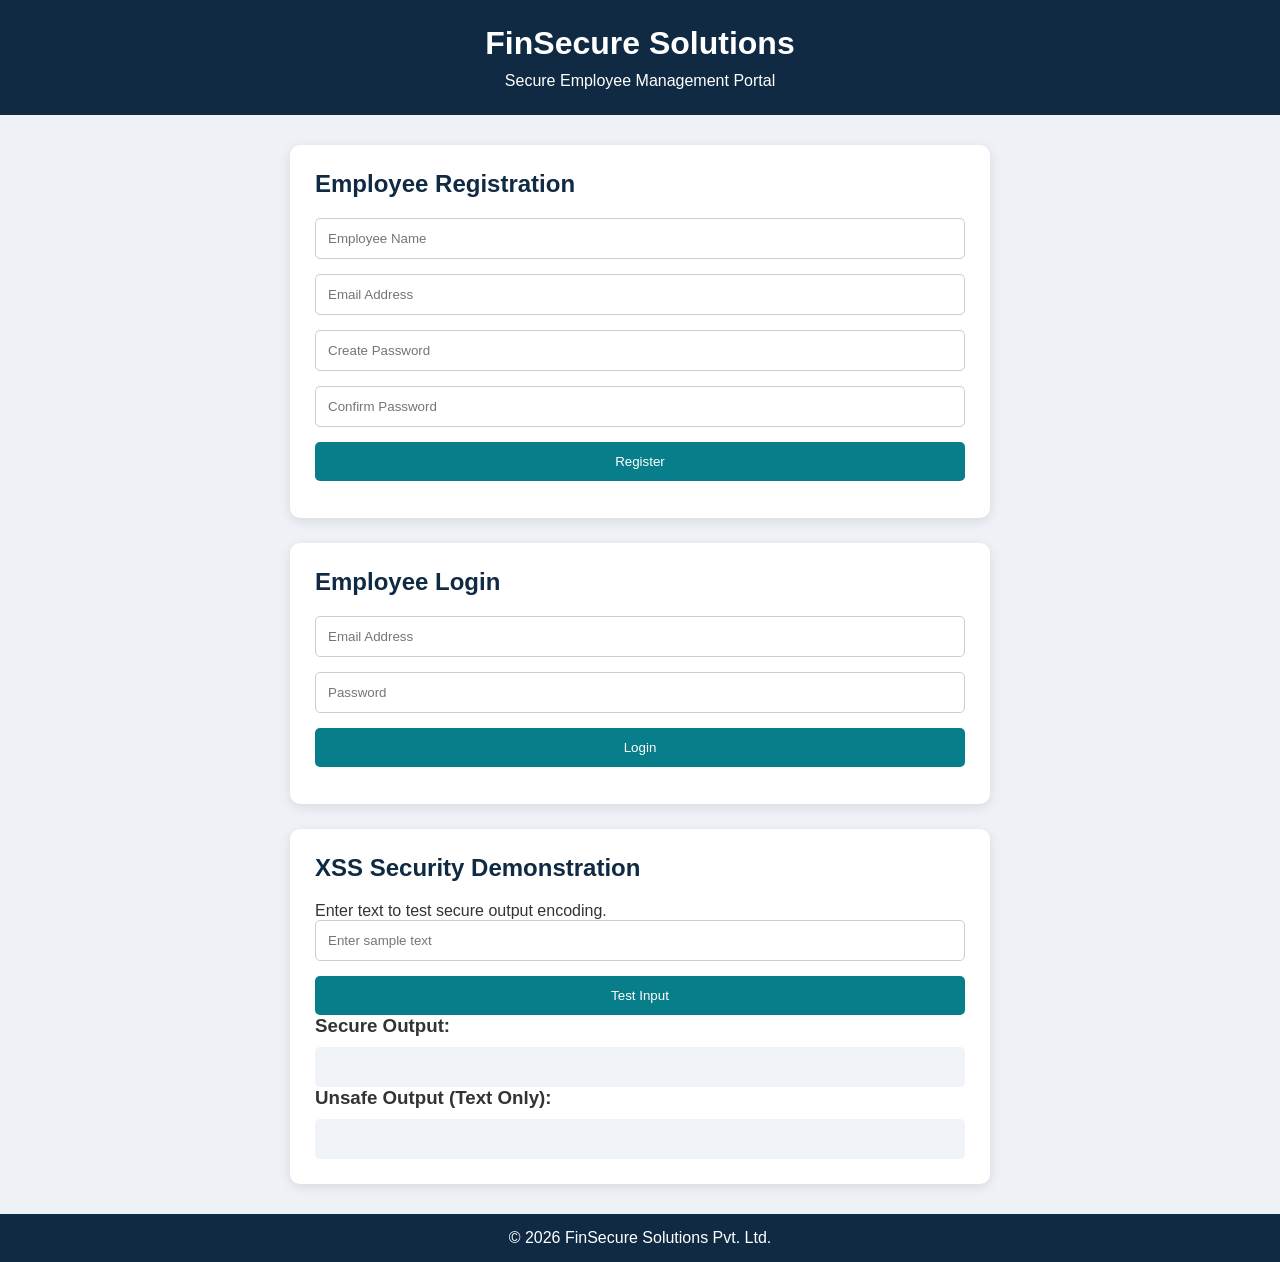
<file: P-10/index.html>
<!DOCTYPE html>
<html lang="en">
<head>
    <meta charset="UTF-8">
    <meta name="viewport" content="width=device-width, initial-scale=1.0">
    <title>FinSecure Employee Portal</title>
    <link rel="stylesheet" href="style.css">
</head>
<body>

<header>
    <h1>FinSecure Solutions</h1>
    <p>Secure Employee Management Portal</p>
</header>

<div class="container">

    <section class="card">
        <h2>Employee Registration</h2>

        <form id="registerForm">
            <input type="text" id="name"
                   placeholder="Employee Name" required>

            <input type="email" id="email"
                   placeholder="Email Address" required>

            <input type="password" id="password"
                   placeholder="Create Password" required>

            <input type="password" id="confirmPassword"
                   placeholder="Confirm Password" required>

            <button type="submit">Register</button>
        </form>

        <p id="registerMessage"></p>
    </section>

    <section class="card">
        <h2>Employee Login</h2>

        <form id="loginForm">
            <input type="email" id="loginEmail"
                   placeholder="Email Address" required>

            <input type="password" id="loginPassword"
                   placeholder="Password" required>

            <button type="submit">Login</button>
        </form>

        <p id="loginMessage"></p>
    </section>

    <section class="card">
        <h2>XSS Security Demonstration</h2>

        <p>Enter text to test secure output encoding.</p>

        <input type="text" id="userInput"
               placeholder="Enter sample text">

        <button id="testButton">Test Input</button>

        <h3>Secure Output:</h3>
        <div id="output"></div>

        <h3>Unsafe Output (Text Only):</h3>
        <div id="unsafeOutput"></div>
    </section>

</div>

<footer>
    <p>© 2026 FinSecure Solutions Pvt. Ltd.</p>
</footer>

<script src="script.js"></script>
</body>
</html>
</file>
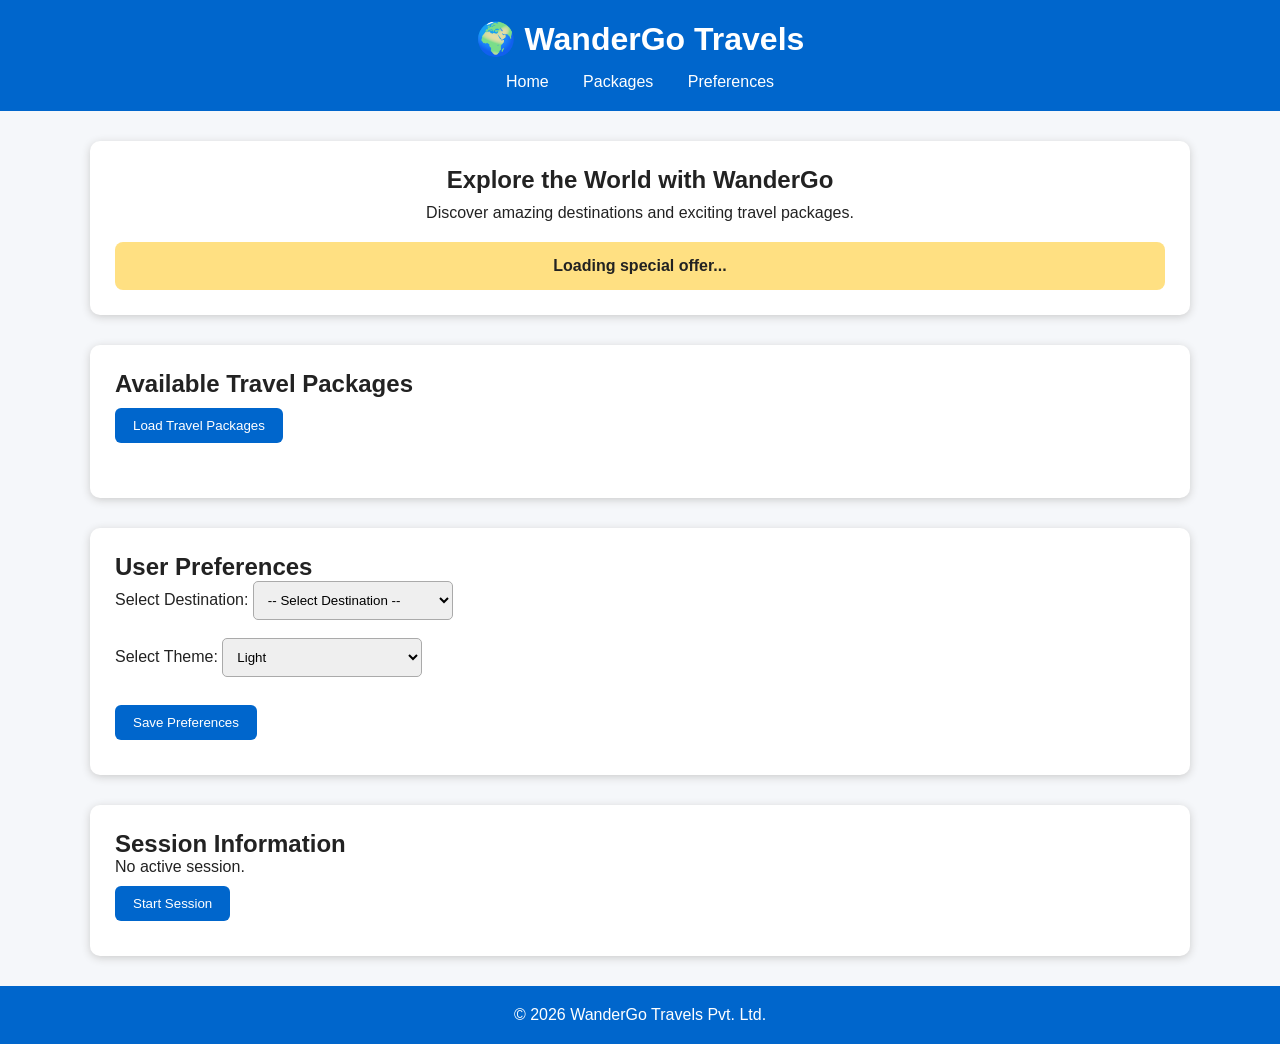
<file: P-6/index.html>
<!DOCTYPE html>
<html lang="en">

<head>
    <meta charset="UTF-8">
    <meta name="viewport" content="width=device-width, initial-scale=1.0">

    <title>WanderGo Travels</title>

    <link rel="stylesheet" href="style.css">
</head>

<body>

    <!-- Header -->
    <header>
        <h1>🌍 WanderGo Travels</h1>

        <nav>
            <a href="#home">Home</a>
            <a href="#packages">Packages</a>
            <a href="#preferences">Preferences</a>
        </nav>
    </header>


    <!-- Main Section -->
    <main>

        <!-- Home -->
        <section id="home" class="hero">

            <h2>Explore the World with WanderGo</h2>

            <p>
                Discover amazing destinations and exciting travel packages.
            </p>

            <div id="offer">
                Loading special offer...
            </div>

        </section>


        <!-- Packages -->
        <section id="packages">

            <h2>Available Travel Packages</h2>

            <button onclick="loadPackages()">
                Load Travel Packages
            </button>

            <p id="loading"></p>

            <div id="packageContainer"></div>

        </section>


        <!-- Preferences -->
        <section id="preferences">

            <h2>User Preferences</h2>

            <label>Select Destination:</label>

            <select id="destination">
                <option value="">-- Select Destination --</option>
                <option value="Goa">Goa</option>
                <option value="Manali">Manali</option>
                <option value="Jaipur">Jaipur</option>
                <option value="Kerala">Kerala</option>
            </select>

            <br><br>

            <label>Select Theme:</label>

            <select id="theme">
                <option value="light">Light</option>
                <option value="dark">Dark</option>
            </select>

            <br><br>

            <button onclick="savePreferences()">
                Save Preferences
            </button>

            <p id="preferenceMessage"></p>

        </section>


        <!-- Session Information -->
        <section>

            <h2>Session Information</h2>

            <p id="sessionInfo"></p>

            <button onclick="startSession()">
                Start Session
            </button>

        </section>

    </main>


    <!-- Footer -->
    <footer>

        <p>
            © 2026 WanderGo Travels Pvt. Ltd.
        </p>

    </footer>


    <script src="script.js"></script>

</body>

</html>
</file>
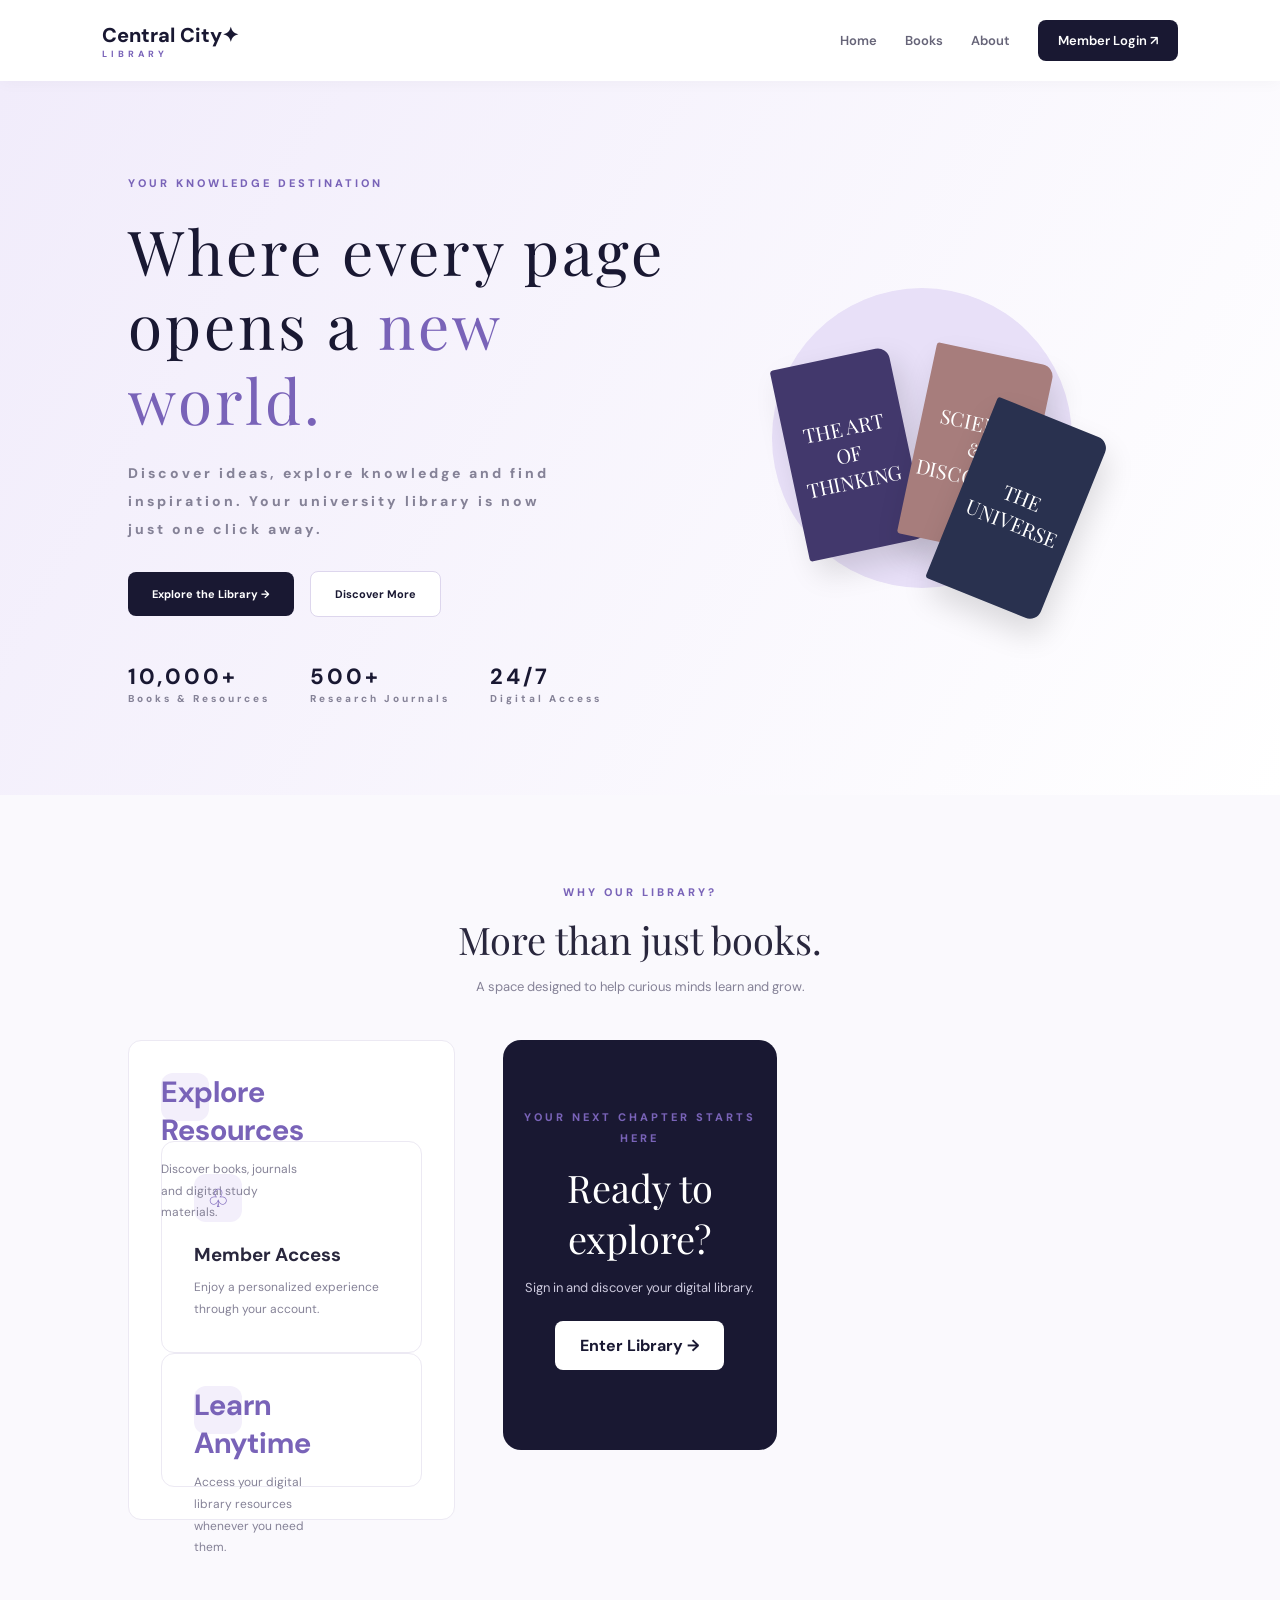
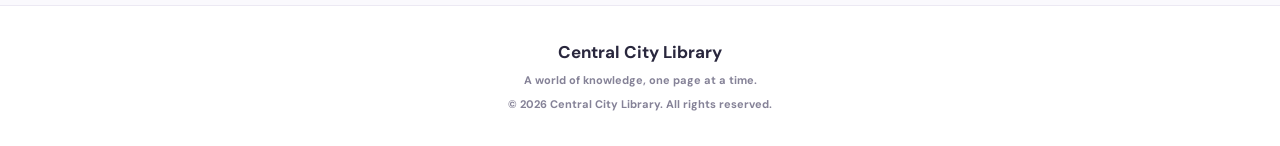
<file: P-7/index.html>
<!DOCTYPE html>
<html lang="en">
<head>
<meta charset="UTF-8">
<meta name="viewport" content="width=device-width, initial-scale=1.0">
<title>Central City Library</title>
<link rel="stylesheet" href="style.css">
</head>
<body>
<nav class="navbar">
<div class="logo">
<span> </span> Central City✦
<small>LIBRARY</small>
</div>
<div class="nav-links">

<button onclick="showPage('home')">Home</button>
<button onclick="showPage('resources')">Books</button>
<button onclick="showPage('about')">About</button>
<button class="login-btn" id="navLogin" onclick="showPage('login')">Member
Login ↗</button>
<button id="navLogout" onclick="logout()" style="display:none">Logout
↗</button>
</div>
</nav>
<!-- HOME PAGE -->
<section id="home" class="page active">
<div class="hero">
<div>
<span class="tag"> YOUR KNOWLEDGE DESTINATION</span✦ >
<h1>Where every page<br>opens a <span>new world.</span></h1> <p>
Discover ideas, explore knowledge and find inspiration.
Your university library is now just one click away.
</p>
<button class="primary" onclick="openLibrary()">Explore the
Library →</button>
<button class="secondary" onclick="showPage('about')">Discover
More</button>
<div class="stats">
<div><strong>10,000+</strong><small>Books &
Resources</small></div>
<div><strong>500+</strong><small>Research
Journals</small></div>
<div><strong>24/7</strong><small>Digital
Access</small></div>
</div>
</div>
<div class="hero-art">
<div class="circle"></div>
<div class="hero-book book-a">THE ART<br>OF<br>THINKING</div>
<div class="hero-book book-b">SCIENCE<br>& DISCOVERY</div>
<div class="hero-book book-c">THE<br>UNIVERSE</div>

</div>
</div>
<div class="section" id="about">
<div class="section-title">
<span class="tag">WHY OUR LIBRARY?</span>
<h2>More than just books.</h2>
<p>A space designed to help curious minds learn and grow.</p>
</div>
<div class="features">
<div class="feature">
<div class="feature-icon"> </div⌕ >
<h3>Explore Resources</h3>
<p>Discover books, journals and digital study materials.</p>
</div>
<div class="feature">
<div class="feature-icon">♧</div>
<h3>Member Access</h3>
<p>Enjoy a personalized experience through your account.</p>
</div>
<div class="feature">
<div class="feature-icon"> </div✧ >
<h3>Learn Anytime</h3>
<p>Access your digital library resources whenever you need
them.</p> </div>
</div>
</div>
<div class="cta">
<span class="tag">YOUR NEXT CHAPTER STARTS HERE</span>
<h2>Ready to explore?</h2>
<p>Sign in and discover your digital library.</p>
<button onclick="showPage('login')">Enter Library →</button>
</div>
</section>
<!-- LOGIN PAGE -->
<section id="login" class="page">
<div class="login-area">
<div class="login-info">

<span class="tag"> WELCOME BACK</span✦ > <h1>Your
journey<br>to knowledge<br><span>continues
here.</span></h1>
<p>
Sign in to discover a world of books, research and
endless possibilities.
</p>
</div>
<div class="login-card">
<h2>Member Login</h2>
<p>Welcome to your library portal.</p> <div
class="error" id="error">
Invalid username or password!
</div>
<form onsubmit="login(event)">
<label>Username</label>
<input type="text" id="username" placeholder="Enter your
username" required> <label>Password</label>
<input type="password" id="password" placeholder="Enter your
password" required>
<button class="primary" type="submit">Sign In →</button>
</form>
<div class="demo">
<b>DEMO ACCOUNT</b>
<p>Username: <strong>student</strong></p>
<p>Password: <strong>library123</strong></p>
</div>
</div>
</div>
</section>
<!-- DASHBOARD -->
<section id="dashboard" class="page">
<div class="dashboard">
<div class="welcome">
<span class="tag">YOUR PERSONAL LIBRARY</span>
<h1 id="welcomeName">Welcome back!</h1>
<p>Your next great discovery is waiting for you.</p>
</div>

<div class="dashboard-heading">
<span class="tag">OVERVIEW</span>
<h2>Your Library Space</h2>
</div>
<div class="dashboard-grid">
<div class="stat-card">
<span>▤</span>
<h3>10,000+</h3>
<p>Available Books</p>
</div>
<div class="stat-card">
<span>▧</span>
<h3>500+</h3>
<p>Research Journals</p>
</div>
<div class="stat-card">
<span> </span✧ >
<h3>24/7</h3>
<p>Digital Resources</p>
</div>
</div>
<div class="quick">
<h3>Quick Access</h3>
<button onclick="showPage('resources')">📚&nbsp; Browse Books
→</button>
<button onclick="showPage('resources')">📖&nbsp; Study
Materials →</button>
<button onclick="showPage('resources')">🔬&nbsp; Research
Journals →</button>
</div>
</div>
</section>
<!-- BOOK RESOURCES -->
<section id="resources" class="page">
<div class="resources">
<div class="resources-title">
<span class="tag">THE DIGITAL COLLECTION</span>
<h1>Explore the <span

style="color:#7963b8">collection.</span></h1>
<p>Find knowledge, inspiration and your next great read.</p>
</div>
<input type="search"
class="search"
id="search"
placeholder=" Search books or categories..."⌕ oninput="searchBooks()"
>
<div class="book-grid" id="bookGrid">
<div class="book-card" data-search="the art of thinking
philosophy">
<div class="cover cover1">THE ART<br>OF THINKING</div>
<div class="book-details">
<span class="category">Philosophy</span>
<h3>The Art of Thinking</h3>
<p>Explore ideas, logic and critical thinking.</p>
<span class="available">● Digital resource</span>
</div>
</div>
<div class="book-card" data-search="introduction to algorithms technology">
<div class="cover cover2">INTRODUCTION<br>TO
ALGORITHMS</div>
<div class="book-details">
<span class="category">Technology</span>
<h3>Introduction to Algorithms</h3>
<p>Discover computer science and algorithms.</p>
<span class="available">● Digital resource</span>
</div>
</div>
<div class="book-card" data-search="universe science">
<div class="cover cover3">THE<br>UNIVERSE</div>
<div class="book-details">
<span class="category">Science</span>
<h3>The Universe Around Us</h3>
<p>Discover the wonders of the universe.</p>
<span class="available">● Digital resource</span>
</div>

</div>
<div class="book-card" data-search="brief history time
physics">
<div class="cover cover4">A BRIEF<br>HISTORY<br>OF
TIME</div>
<div class="book-details">
<span class="category">Physics</span>
<h3>A Brief History of Time</h3>
<p>Explore space, time and cosmology.</p>
<span class="available">● Digital resource</span>
</div>
</div>
<div class="book-card" data-search="atomic habits personal growth">
<div class="cover cover5">ATOMIC<br>HABITS</div>
<div class="book-details">
<span class="category">Personal Growth</span>
<h3>Atomic Habits</h3>
<p>Learn about building positive habits.</p>
<span class="available">● Digital resource</span>
</div>
</div>
<div class="book-card" data-search="clean code programming">
<div class="cover cover6">CLEAN<br>CODE</div>
<div class="book-details">
<span class="category">Programming</span>
<h3>Clean Code</h3>
<p>Explore readable and maintainable software.</p>
<span class="available">● Digital resource</span>
</div>
</div>
</div>
<p id="noResults"
style="display:none;text-align:center;margin:30px;color:#858297"> No
matching books found.
</p>
</div>
</section>
<footer>

<h3> Central City Library</h✦ 3>
<p>A world of knowledge, one page at a time.</p>
<p>© 2026 Central City Library. All rights reserved.</p>
</footer>
<script src="server.js" defer></script>
</body>
</html>
</file>
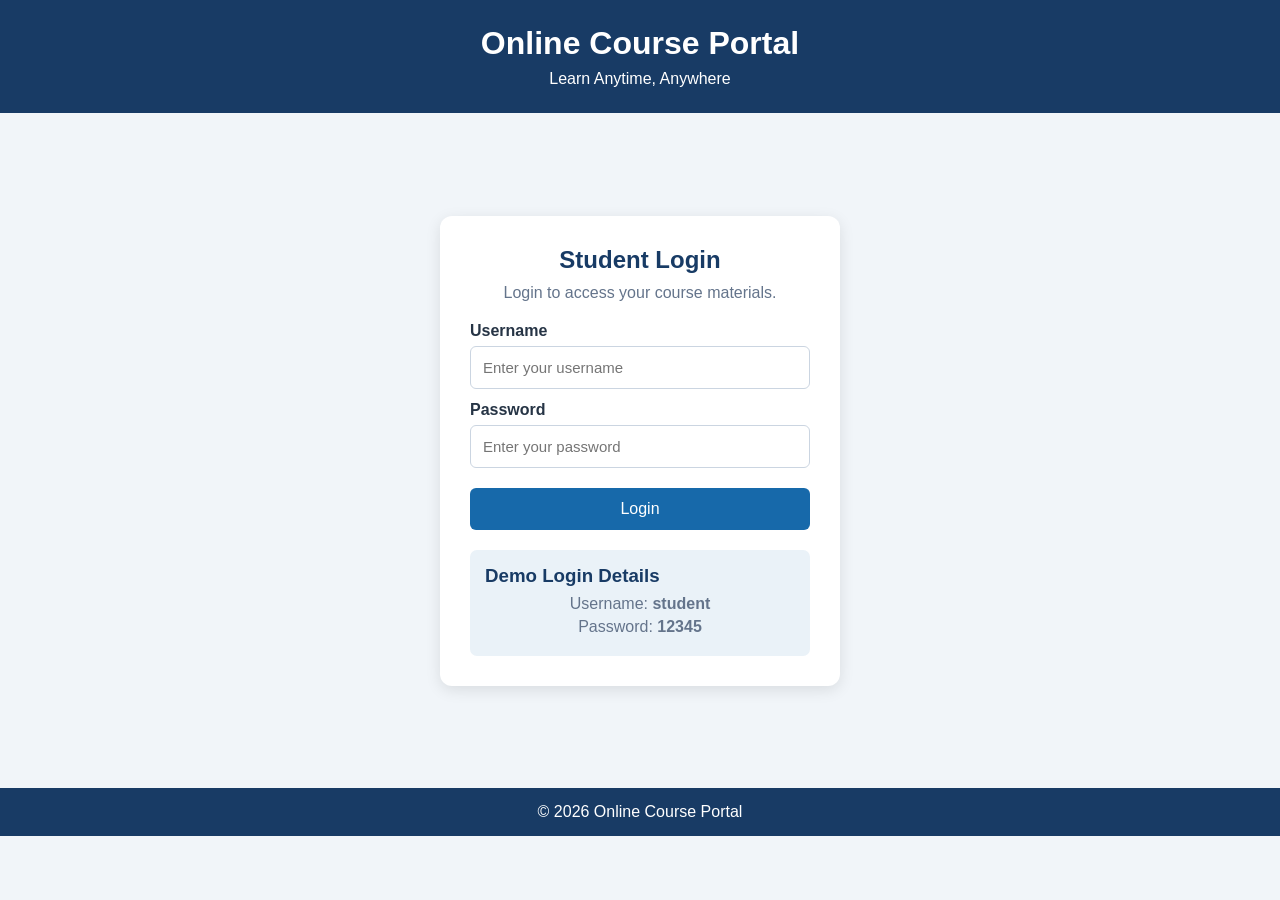
<file: P-7/S-1/index.html>
<!DOCTYPE html>
<html lang="en">
<head>
    <meta charset="UTF-8">
    <meta name="viewport" content="width=device-width, initial-scale=1.0">
    <title>Online Course Portal - Login</title>
    <link rel="stylesheet" href="style.css">
</head>
<body>

    <header>
        <h1>Online Course Portal</h1>
        <p>Learn Anytime, Anywhere</p>
    </header>

    <main class="login-container">
        <div class="login-card">
            <h2>Student Login</h2>
            <p>Login to access your course materials.</p>

            <div id="errorMessage" class="error-message" aria-live="polite"></div>

            <form action="/login" method="POST" id="loginForm">

                <label for="username">Username</label>
                <input
                    type="text"
                    id="username"
                    name="username"
                    placeholder="Enter your username"
                    required
                >

                <label for="password">Password</label>
                <input
                    type="password"
                    id="password"
                    name="password"
                    placeholder="Enter your password"
                    required
                >

                <button type="submit">Login</button>
            </form>

            <div class="demo">
                <h3>Demo Login Details</h3>
                <p>Username: <strong>student</strong></p>
                <p>Password: <strong>12345</strong></p>
            </div>
        </div>
    </main>

    <footer>
        <p>&copy; 2026 Online Course Portal</p>
    </footer>

    <script src="script.js"></script>
</body>
</html>
</file>
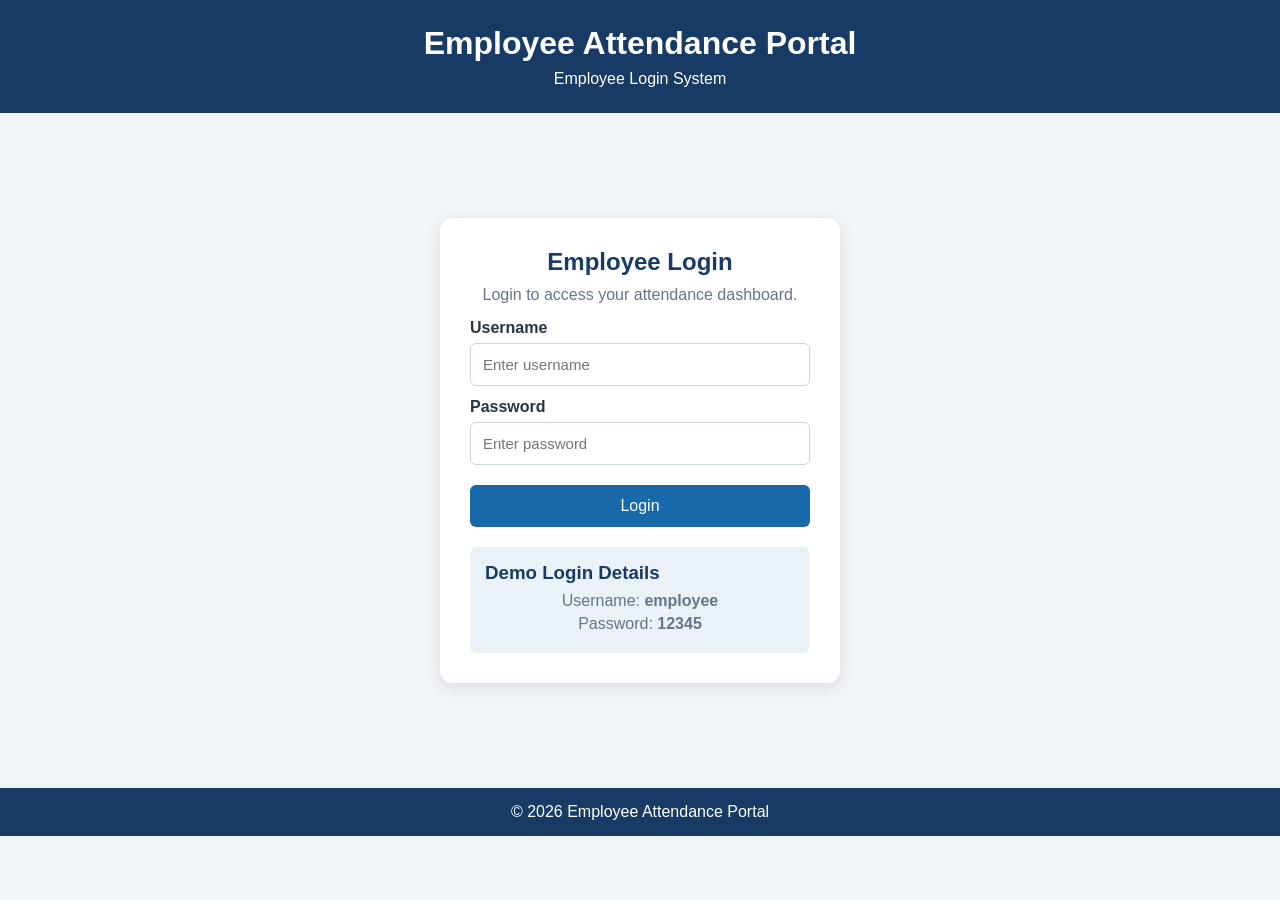
<file: P-7/S-2/index.html>
<!DOCTYPE html>
<html lang="en">
<head>
    <meta charset="UTF-8">
    <meta name="viewport" content="width=device-width, initial-scale=1.0">
    <title>Employee Attendance Portal</title>
    <link rel="stylesheet" href="style.css">
</head>
<body>

    <header>
        <h1>Employee Attendance Portal</h1>
        <p>Employee Login System</p>
    </header>

    <main class="login-container">

        <div class="login-card">
            <h2>Employee Login</h2>
            <p>Login to access your attendance dashboard.</p>

            <div id="errorMessage" class="error-message"
                 aria-live="polite"></div>

            <form action="/login" method="POST" id="loginForm">

                <label for="username">Username</label>
                <input
                    type="text"
                    id="username"
                    name="username"
                    placeholder="Enter username"
                    required
                >

                <label for="password">Password</label>
                <input
                    type="password"
                    id="password"
                    name="password"
                    placeholder="Enter password"
                    required
                >

                <button type="submit">Login</button>

            </form>

            <div class="demo">
                <h3>Demo Login Details</h3>
                <p>Username: <strong>employee</strong></p>
                <p>Password: <strong>12345</strong></p>
            </div>

        </div>

    </main>

    <footer>
        <p>&copy; 2026 Employee Attendance Portal</p>
    </footer>

    <script src="script.js"></script>
</body>
</html>
</file>
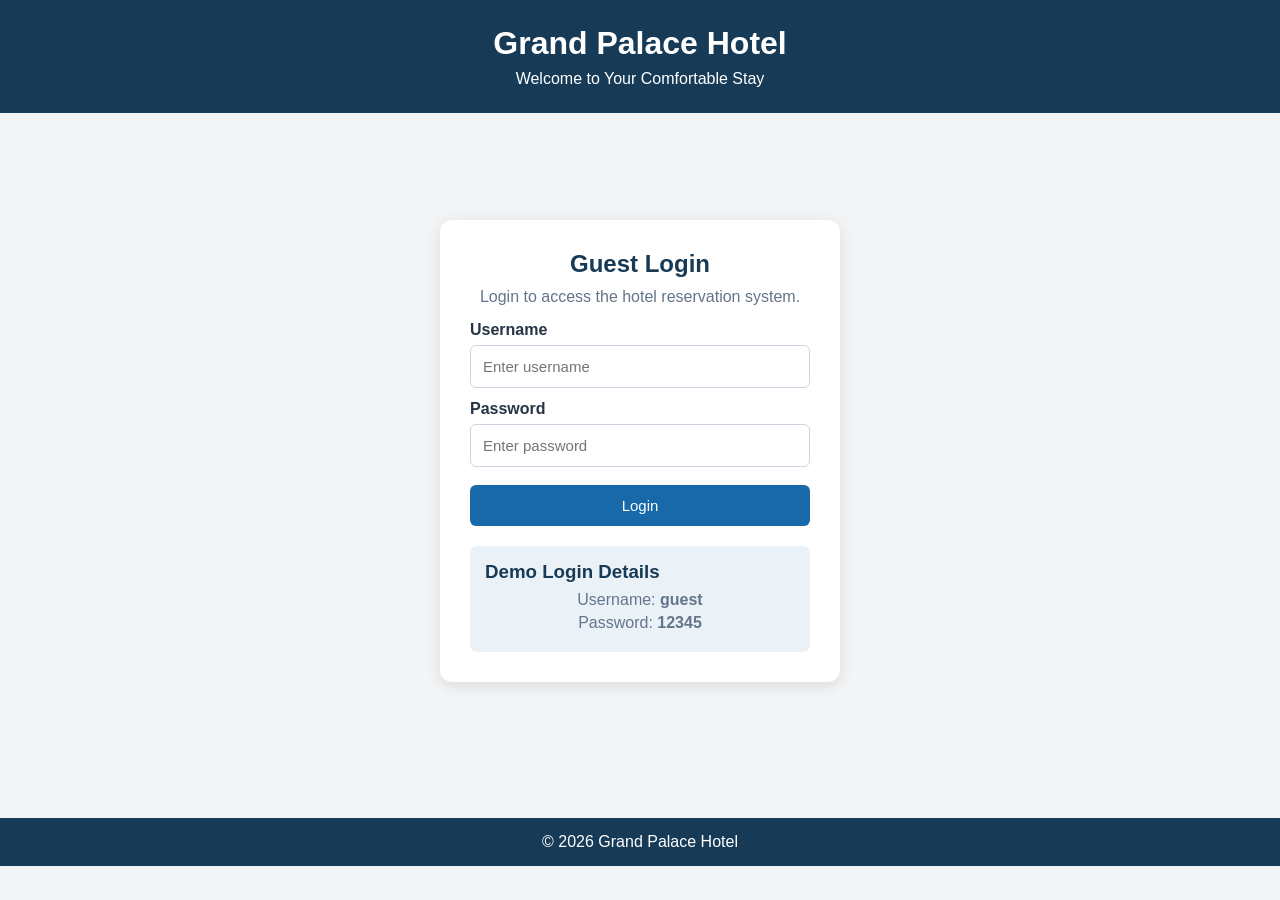
<file: P-7/S-3/index.html>
<!DOCTYPE html>
<html lang="en">
<head>
    <meta charset="UTF-8">
    <meta name="viewport" content="width=device-width, initial-scale=1.0">
    <title>Grand Palace Hotel - Login</title>
    <link rel="stylesheet" href="style.css">
</head>
<body>

    <header>
        <h1>Grand Palace Hotel</h1>
        <p>Welcome to Your Comfortable Stay</p>
    </header>

    <main class="login-container">

        <section class="login-card">
            <h2>Guest Login</h2>
            <p>Login to access the hotel reservation system.</p>

            <div id="errorMessage" class="error-message"
                 aria-live="polite"></div>

            <form action="/login" method="POST" id="loginForm">

                <label for="username">Username</label>
                <input
                    type="text"
                    id="username"
                    name="username"
                    placeholder="Enter username"
                    required
                >

                <label for="password">Password</label>
                <input
                    type="password"
                    id="password"
                    name="password"
                    placeholder="Enter password"
                    required
                >

                <button type="submit">Login</button>

            </form>

            <div class="demo">
                <h3>Demo Login Details</h3>
                <p>Username: <strong>guest</strong></p>
                <p>Password: <strong>12345</strong></p>
            </div>
        </section>

    </main>

    <footer>
        <p>&copy; 2026 Grand Palace Hotel</p>
    </footer>

    <script src="script.js"></script>
</body>
</html>
</file>
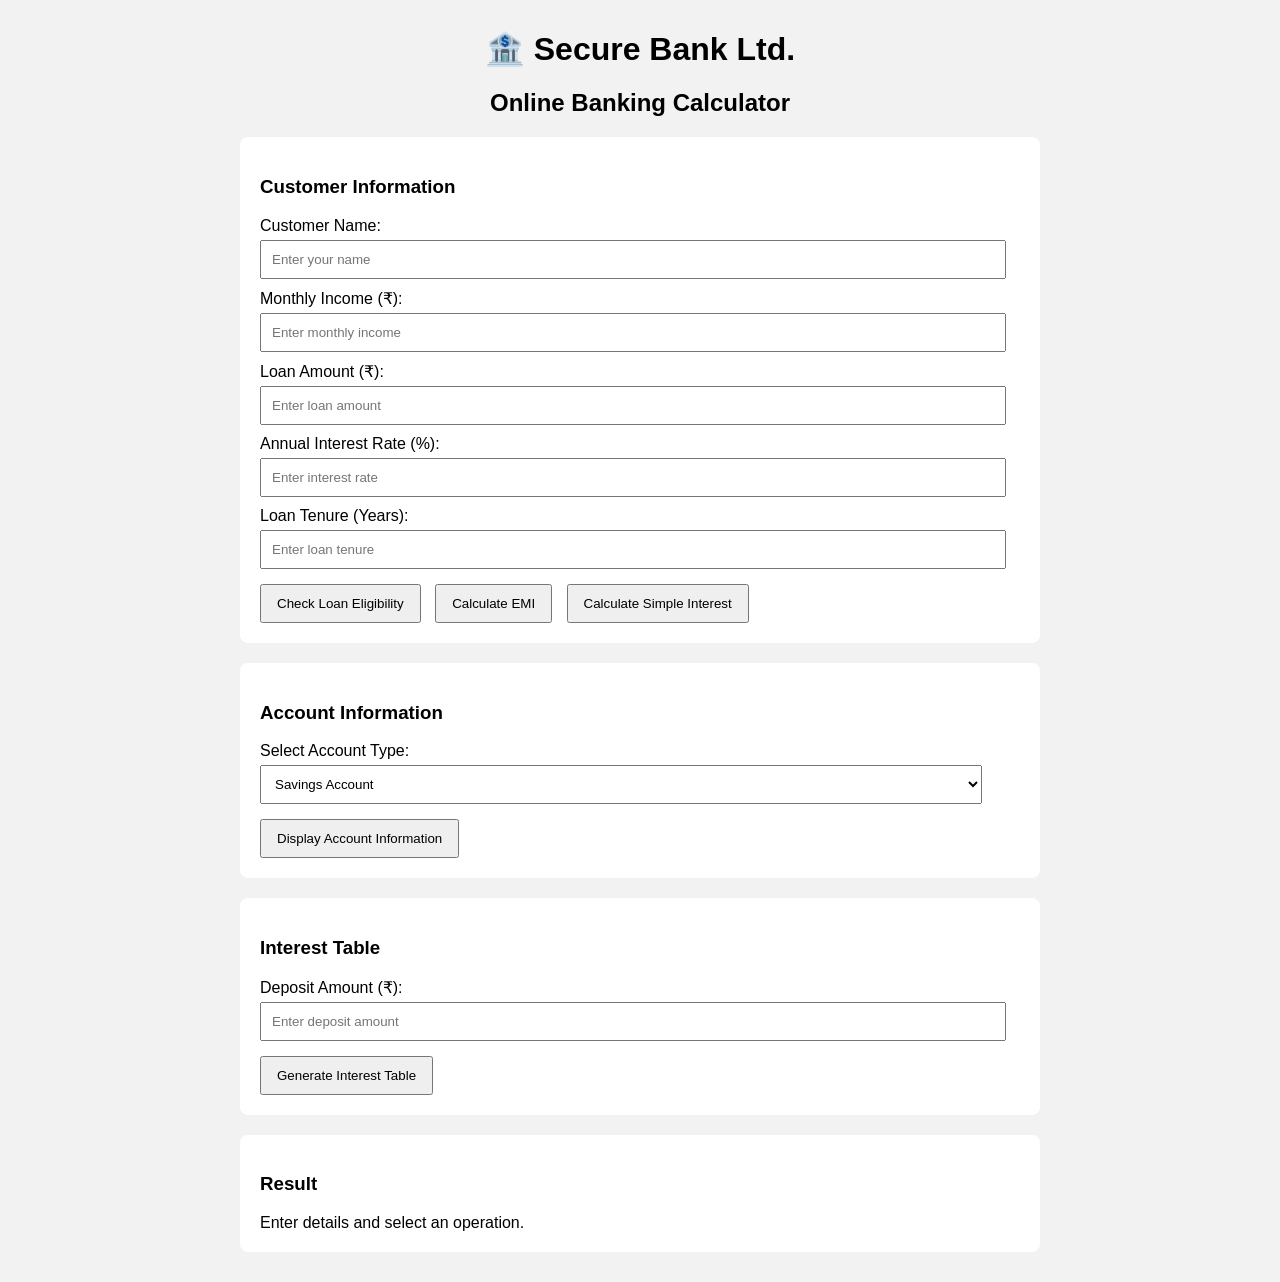
<file: P-3/practical-3.html>
<!DOCTYPE html>
<html lang="en">
<head>
    <meta charset="UTF-8">
    <meta name="viewport" content="width=device-width, initial-scale=1.0">
    <title>Secure Bank Ltd. - Banking Utilities</title>

    <!-- External CSS -->
    <link rel="stylesheet" href="practical-3.css">
</head>

<body>

    <div class="container">
        <h1>🏦 Secure Bank Ltd.</h1>
        <h2>Online Banking Calculator</h2>

        <!-- Customer Information -->
        <div class="card">
            <h3>Customer Information</h3>

            <label>Customer Name:</label>
            <input type="text" id="customerName"
                   placeholder="Enter your name">

            <label>Monthly Income (₹):</label>
            <input type="number" id="income"
                   placeholder="Enter monthly income">

            <label>Loan Amount (₹):</label>
            <input type="number" id="loanAmount"
                   placeholder="Enter loan amount">

            <label>Annual Interest Rate (%):</label>
            <input type="number" id="interestRate"
                   placeholder="Enter interest rate">

            <label>Loan Tenure (Years):</label>
            <input type="number" id="loanYears"
                   placeholder="Enter loan tenure">

            <button onclick="checkLoanEligibility()">
                Check Loan Eligibility
            </button>

            <button onclick="calculateEMI()">
                Calculate EMI
            </button>

            <button onclick="calculateSimpleInterest()">
                Calculate Simple Interest
            </button>

        </div>


        <!-- Account Type -->
        <div class="card">
            <h3>Account Information</h3>

            <label>Select Account Type:</label>

            <select id="accountType">
                <option value="savings">Savings Account</option>
                <option value="current">Current Account</option>
                <option value="fixed">Fixed Deposit</option>
            </select>

            <button onclick="displayAccountInfo()">
                Display Account Information
            </button>
        </div>


        <!-- Interest Table -->
        <div class="card">
            <h3>Interest Table</h3>

            <label>Deposit Amount (₹):</label>
            <input type="number" id="depositAmount"
                   placeholder="Enter deposit amount">

            <button onclick="generateInterestTable()">
                Generate Interest Table
            </button>
        </div>


        <!-- Result -->
        <div class="result">
            <h3>Result</h3>
            <div id="output">
                Enter details and select an operation.
            </div>
        </div>

    </div>

    <!-- External JavaScript File -->
    <script src="practical-3.js"></script>

</body>
</html>
</file>
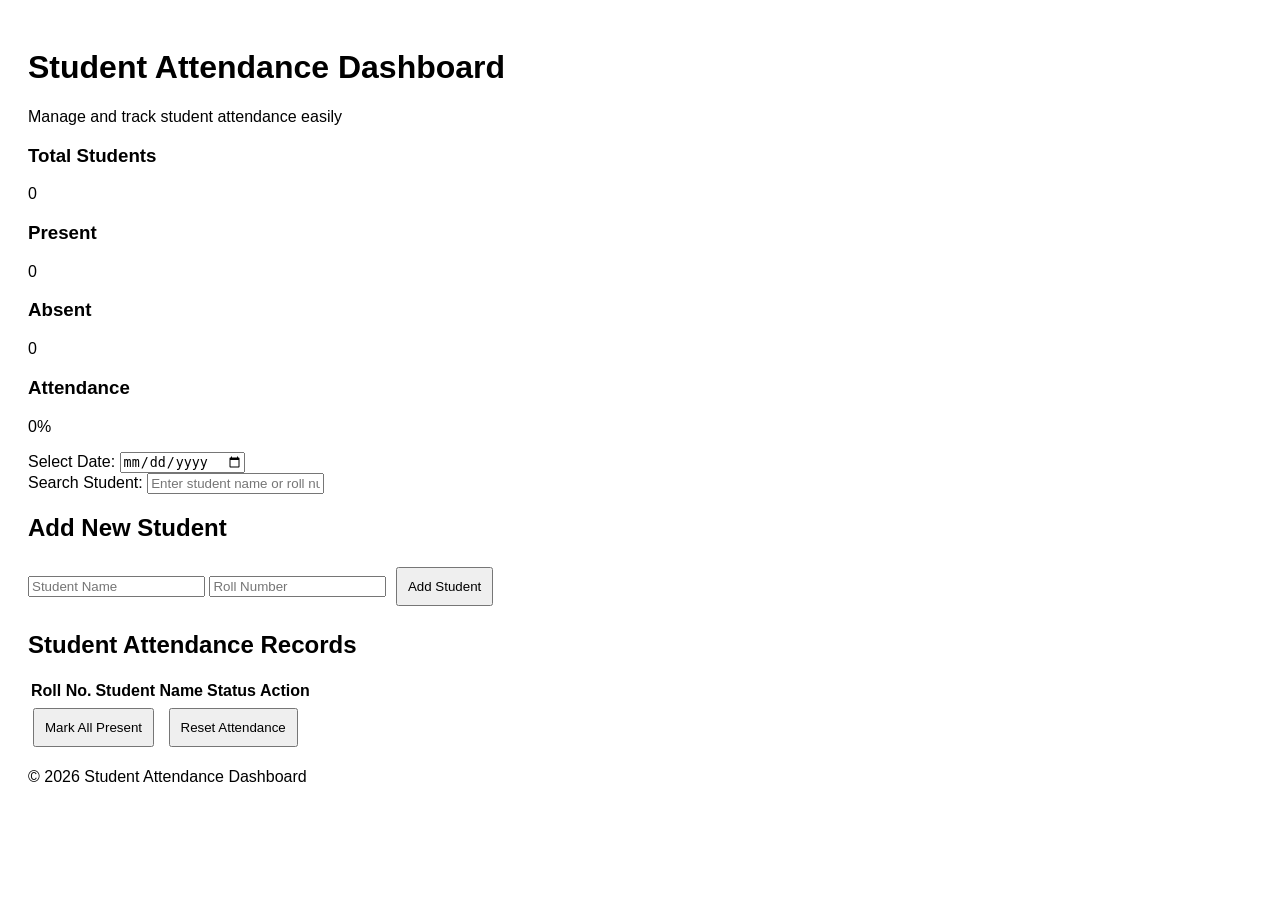
<file: P-4/supply4-1.html>
<!DOCTYPE html>
<html lang="en">
<head>
    <meta charset="UTF-8">
    <meta name="viewport" content="width=device-width, initial-scale=1.0">
    <title>Student Attendance Dashboard</title>

    <link rel="stylesheet" href="style.css">
</head>
<body>

    <header>
        <h1>Student Attendance Dashboard</h1>
        <p>Manage and track student attendance easily</p>
    </header>

    <main class="container">

        <!-- Dashboard Summary -->
        <section class="summary">
            <div class="summary-card">
                <h3>Total Students</h3>
                <p id="totalStudents">0</p>
            </div>

            <div class="summary-card present">
                <h3>Present</h3>
                <p id="presentCount">0</p>
            </div>

            <div class="summary-card absent">
                <h3>Absent</h3>
                <p id="absentCount">0</p>
            </div>

            <div class="summary-card percentage">
                <h3>Attendance</h3>
                <p id="attendancePercentage">0%</p>
            </div>
        </section>

        <!-- Date Selection -->
        <section class="controls">
            <div>
                <label for="attendanceDate">Select Date:</label>
                <input type="date" id="attendanceDate">
            </div>

            <div>
                <label for="searchStudent">Search Student:</label>
                <input type="text" id="searchStudent"
                    placeholder="Enter student name or roll number">
            </div>
        </section>

        <!-- Add Student -->
        <section class="add-student">
            <h2>Add New Student</h2>

            <form id="studentForm">
                <input type="text" id="studentName"
                    placeholder="Student Name" required>

                <input type="text" id="rollNumber"
                    placeholder="Roll Number" required>

                <button type="submit">Add Student</button>
            </form>
        </section>

        <!-- Attendance Table -->
        <section class="attendance-section">
            <h2>Student Attendance Records</h2>

            <div class="table-container">
                <table>
                    <thead>
                        <tr>
                            <th>Roll No.</th>
                            <th>Student Name</th>
                            <th>Status</th>
                            <th>Action</th>
                        </tr>
                    </thead>

                    <tbody id="attendanceTable">
                        <!-- JavaScript adds students here -->
                    </tbody>
                </table>
            </div>
        </section>

        <div class="actions">
            <button id="markAllPresent">Mark All Present</button>
            <button id="resetAttendance" class="reset">
                Reset Attendance
            </button>
        </div>

        <p id="message" aria-live="polite"></p>

    </main>

    <footer>
        <p>© 2026 Student Attendance Dashboard</p>
    </footer>

    <script src="script.js"></script>

</body>
</html>
</file>
<file: P-10/style.css>
* {
    margin: 0;
    padding: 0;
    box-sizing: border-box;
}

body {
    font-family: Arial, sans-serif;
    background: #eef2f7;
    color: #333;
}

header {
    background: #102a43;
    color: white;
    text-align: center;
    padding: 25px;
}

header h1 {
    margin-bottom: 10px;
}

.container {
    width: 90%;
    max-width: 700px;
    margin: 30px auto;
}

.card {
    background: white;
    padding: 25px;
    margin-bottom: 25px;
    border-radius: 10px;
    box-shadow: 0 3px 12px rgba(0,0,0,0.1);
}

.card h2 {
    color: #102a43;
    margin-bottom: 20px;
}

input {
    width: 100%;
    padding: 12px;
    margin-bottom: 15px;
    border: 1px solid #ccc;
    border-radius: 5px;
}

button {
    width: 100%;
    padding: 12px;
    background: #087e8b;
    color: white;
    border: none;
    border-radius: 5px;
    cursor: pointer;
}

button:hover {
    background: #05616b;
}

#output, #unsafeOutput {
    margin-top: 10px;
    padding: 12px;
    background: #f0f4f8;
    border-radius: 5px;
    min-height: 40px;
    overflow-wrap: anywhere;
}

#registerMessage,
#loginMessage {
    margin-top: 12px;
    font-weight: bold;
}

footer {
    background: #102a43;
    color: white;
    text-align: center;
    padding: 15px;
}

@media (max-width: 600px) {
    .container {
        width: 95%;
    }

    .card {
        padding: 18px;
    }
}
</file>
<file: P-6/style.css>
* {
    box-sizing: border-box;
    margin: 0;
    padding: 0;
}

body {
    font-family: Arial, sans-serif;
    background-color: #f5f7fa;
    color: #222;
    transition: 0.3s;
}

header {
    background-color: #0066cc;
    color: white;
    padding: 20px;
    text-align: center;
}

nav {
    margin-top: 15px;
}

nav a {
    color: white;
    text-decoration: none;
    margin: 0 15px;
}

main {
    width: 90%;
    max-width: 1100px;
    margin: auto;
}

section {
    margin: 30px 0;
    padding: 25px;
    background-color: white;
    border-radius: 10px;
    box-shadow: 0 2px 8px #ccc;
}

.hero {
    text-align: center;
}

.hero h2 {
    margin-bottom: 10px;
}

#offer {
    margin-top: 20px;
    padding: 15px;
    background-color: #ffe082;
    font-weight: bold;
    border-radius: 8px;
}

button {
    padding: 10px 18px;
    border: none;
    border-radius: 6px;
    background-color: #0066cc;
    color: white;
    cursor: pointer;
    margin: 10px 0;
}

button:hover {
    background-color: #004c99;
}

#packageContainer {
    display: grid;
    grid-template-columns: repeat(auto-fit, minmax(230px, 1fr));
    gap: 20px;
    margin-top: 20px;
}

.package {
    padding: 20px;
    border: 1px solid #ddd;
    border-radius: 10px;
    background-color: #fafafa;
}

.package h3 {
    color: #0066cc;
    margin-bottom: 10px;
}

.package p {
    margin: 8px 0;
}

select {
    padding: 10px;
    width: 200px;
    border-radius: 5px;
    border: 1px solid #aaa;
}

.dark {
    background-color: #222;
    color: white;
}

.dark section {
    background-color: #333;
    color: white;
}

.dark .package {
    background-color: #444;
}

footer {
    text-align: center;
    background-color: #0066cc;
    color: white;
    padding: 20px;
    margin-top: 30px;
}

@media (max-width: 600px) {

    nav a {
        display: block;
        margin: 8px;
    }

    main {
        width: 95%;
    }

    select {
        width: 100%;
    }
}
</file>
<file: P-7/style.css>
@import url('https://fonts.googleapis.com/css2?family=DM+Sans:wght@400;500;600;700;800&family=Playfair+Display:wght@600;700&display=swap');

:root {
    --navy: #191832;
    --purple: #7963b8;
    --light: #f3effb;
    --text: #29273d;
    --muted: #858297;
    --white: #ffffff;
}

* {
    margin: 0;
    padding: 0;
    box-sizing: border-box;
}

body {
    font-family: 'DM Sans', sans-serif;
    background: #faf9fd;
    color: var(--text);
}

button, input { font: inherit; }
button { cursor: pointer; }

.navbar {
    background: var(--white);
    padding: 20px 8%;
    display: flex;
    justify-content: space-between;
    align-items: center;
    box-shadow: 0 2px 15px #00000008;
    position: sticky;
    top: 0;
    z-index: 10;
}

.logo { font-size: 20px; font-weight: 800; color: var(--navy); }
.logo span { color: var(--purple); }
.logo small {
    display: block;
    font-size: 9px;
    letter-spacing: 4px;
    color: var(--purple);
}

.nav-links { display: flex; gap: 28px; align-items: center; }
.nav-links button {
    border: none;
    background: transparent;
    color: #666478;
    font-size: 13px;
    font-weight: 600;
}
.nav-links button:hover { color: var(--purple); }
.nav-links .login-btn {
    background: var(--navy);
    color: var(--white);
    padding: 12px 20px;
    border-radius: 8px;
}

.page { display: none; animation: fade .35s ease; }
.page.active { display: block; }

@keyframes fade {
    from { opacity: 0; transform: translateY(8px); }
    to { opacity: 1; transform: translateY(0); }
}

.hero {
    padding: 90px 10%;
    min-height: 570px;
    display: grid;
    grid-template-columns: 1.1fr .9fr;
    align-items: center;
    background: linear-gradient(120deg, #f1ecfb, #fff);
}
.tag {
    color: var(--purple);
    font-size: 11px;
    letter-spacing: 3px;
    font-weight: 800;
}
.hero h1 {
    font: 62px 'Playfair Display', serif;
    line-height: 1.2;
    color: var(--navy);
    margin: 22px 0;
}
.hero h1 span { color: var(--purple); }
.hero p {
    color: var(--muted);
    font-size: 14px;
    line-height: 2;
    max-width: 450px;
}

.primary, .secondary {
    display: inline-block;
    border: none;
    border-radius: 8px;
    padding: 15px 24px;
    font-weight: 700;
    margin-top: 28px;
    transition: .2s;
}
.primary { background: var(--navy); color: var(--white); }
.primary:hover {
    background: var(--purple);
    transform: translateY(-2px);
}
.secondary {
    background: var(--white);
    color: var(--navy);
    border: 1px solid #ddd6ed;
    margin-left: 10px;
}

.hero-art {
    height: 350px;
    display: flex;
    justify-content: center;
    align-items: center;
    position: relative;
}
.circle {
    height: 300px;
    width: 300px;
    border-radius: 50%;
    background: #e8e0f8;
    position: absolute;
}
.hero-book {
    position: absolute;
    width: 120px;
    height: 195px;
    border-radius: 3px 12px 12px 3px;
    display: grid;
    place-items: center;
    text-align: center;
    color: var(--white);
    font: 20px 'Playfair Display', serif;
    box-shadow: 8px 15px 30px #0002;
}
.book-a { background: #42386c; transform: rotate(-12deg) translateX(-75px); }
.book-b { background: #a77d7c; transform: rotate(12deg) translateX(55px); }
.book-c { background: #29314f; transform: rotate(22deg) translateX(115px) translateY(30px); }

.stats { display: flex; gap: 40px; margin-top: 45px; }
.stats strong { display: block; font-size: 22px; color: var(--navy); }
.stats small { color: var(--muted); font-size: 10px; }

.section { padding: 85px 10%; }
.section-title { text-align: center; margin-bottom: 45px; }
.section-title h2 {
    font: 38px 'Playfair Display', serif;
    margin: 13px 0;
}
.section-title p { color: var(--muted); font-size: 13px; }

.features {
    display: grid;
    grid-template-columns: repeat(3, 1fr);
    gap: 22px;
}
.feature {
    padding: 32px;
    background: var(--white);
    border: 1px solid #ece9f3;
    border-radius: 13px;
    transition: .2s;
}
.feature:hover {
    transform: translateY(-5px);
    box-shadow: 0 12px 30px #0000000d;
}
.feature-icon {
    background: var(--light);
    color: var(--purple);
    height: 48px;
    width: 48px;
    display: grid;
    place-items: center;
    border-radius: 12px;
    font-size: 25px;
    margin-bottom: 20px;
}
.feature h3 { margin-bottom: 10px; }
.feature p { color: var(--muted); font-size: 12px; line-height: 1.8; }

.cta {
    background: var(--navy);
    color: var(--white);
    text-align: center;
    margin: 0 8% 70px;
    padding: 65px 20px;
    border-radius: 18px;
}
.cta h2 {
    font: 38px 'Playfair Display', serif;
    margin: 15px;
}
.cta p { color: #ccc9dd; font-size: 13px; }
.cta button {
    background: var(--white);
    color: var(--navy);
    padding: 14px 25px;
    border: none;
    border-radius: 8px;
    margin-top: 25px;
    font-weight: 700;
}

/* Login page */
.login-area {
    min-height: 650px;
    display: grid;
    grid-template-columns: 1fr 1fr;
    gap: 60px;
    padding: 65px 10%;
    align-items: center;
    background: linear-gradient(110deg, #f0ebfb, #faf9fd);
}
.login-info h1 {
    font: 52px 'Playfair Display', serif;
    line-height: 1.2;
    margin: 20px 0;
}
.login-info h1 span { color: var(--purple); }
.login-info p { color: var(--muted); line-height: 2; font-size: 14px; }

.login-card {
    background: var(--white);
    padding: 40px;
    border-radius: 17px;
    box-shadow: 0 20px 60px #00000010;
    max-width: 430px;
    width: 100%;
    justify-self: center;
}
.login-card h2 { font: 30px 'Playfair Display', serif; }
.login-card > p { color: var(--muted); font-size: 12px; margin: 10px 0 25px; }
.login-card label {
    display: block;
    font-size: 12px;
    font-weight: 700;
    margin: 17px 0 8px;
}
.login-card input {
    width: 100%;
    padding: 14px;
    border: 1px solid #e8e5ef;
    border-radius: 8px;
    outline: none;
    background: #fbfaff;
}
.login-card input:focus { border-color: var(--purple); }
.login-card .primary { width: 100%; margin-top: 25px; }

.demo {
    background: var(--light);
    padding: 17px;
    border-radius: 8px;
    margin-top: 22px;
    font-size: 12px;
    line-height: 1.8;
}
.error {
    color: #c03945;
    background: #fff0f0;
    padding: 12px;
    border-radius: 7px;
    margin-top: 15px;
    font-size: 12px;
    display: none;
}

/* Dashboard */
.dashboard { padding: 55px 10% 90px; }
.welcome {
    background: linear-gradient(110deg, #24213f, #68558e);
    color: var(--white);
    border-radius: 16px;
    padding: 42px;
}
.welcome h1 {
    font: 38px 'Playfair Display', serif;
    margin: 15px 0;
}
.welcome p { color: #d5d0e6; font-size: 13px; }
.dashboard-heading { margin: 50px 0 25px; }
.dashboard-heading h2 {
    font: 30px 'Playfair Display', serif;
    margin-top: 10px;
}
.dashboard-grid {
    display: grid;
    grid-template-columns: repeat(3, 1fr);
    gap: 20px;
}
.stat-card {
    padding: 28px;
    background: var(--white);
    border: 1px solid #ece9f3;
    border-radius: 12px;
}
.stat-card span { font-size: 25px; color: var(--purple); }
.stat-card h3 { font-size: 27px; margin: 15px 0 5px; }
.stat-card p { color: var(--muted); font-size: 12px; }

.quick {
    margin-top: 25px;
    padding: 30px;
    background: var(--white);
    border: 1px solid #ece9f3;
    border-radius: 12px;
}
.quick h3 { margin-bottom: 20px; }
.quick button {
    display: block;
    padding: 17px 0;
    width: 100%;
    border: none;
    border-top: 1px solid #eee;
    background: var(--white);
    text-align: left;
    color: var(--text);
}

/* Books and resources */
.resources { padding: 65px 10% 90px; }
.resources-title { text-align: center; }
.resources-title h1 {
    font: 47px 'Playfair Display', serif;
    margin: 15px;
}
.resources-title p { color: var(--muted); font-size: 13px; }
.search {
    display: block;
    width: 100%;
    max-width: 550px;
    margin: 35px auto 55px;
    padding: 16px;
    border: 1px solid #e8e5ef;
    border-radius: 9px;
    outline: none;
}
.book-grid {
    display: grid;
    grid-template-columns: repeat(3, 1fr);
    gap: 22px;
}
.book-card {
    background: var(--white);
    border: 1px solid #ece9f3;
    border-radius: 12px;
    overflow: hidden;
    transition: .2s;
}
.book-card:hover { transform: translateY(-5px); }
.cover {
    height: 190px;
    display: grid;
    place-items: center;
    color: var(--white);
    font: 26px 'Playfair Display', serif;
    text-align: center;
    padding: 20px;
}
.cover1 { background: #494071; }
.cover2 { background: #355e68; }
.cover3 { background: #a17a55; }
.cover4 { background: #323957; }
.cover5 { background: #a66e79; }
.cover6 { background: #4b5c47; }
.book-details { padding: 20px; }
.category {
    color: var(--purple);
    font-size: 10px;
    text-transform: uppercase;
    font-weight: 800;
    letter-spacing: 1px;
}
.book-details h3 {
    font: 19px 'Playfair Display', serif;
    margin: 10px 0;
}
.book-details p { font-size: 12px; color: var(--muted); line-height: 1.7; }
.available {
    display: block;
    color: #3c956b;
    font-size: 11px;
    margin-top: 15px;
}

/* Footer */
footer {
    background: var(--white);
    padding: 35px;
    text-align: center;
    border-top: 1px solid #ece9f3;
}
footer h3 { font-size: 17px; }
footer p { font-size: 11px; color: var(--muted); margin-top: 10px; }

@media (max-width: 800px) {
    .navbar { padding: 18px 5%; flex-wrap: wrap; gap: 18px; }
    .nav-links { gap: 15px; flex-wrap: wrap; }
    .hero { grid-template-columns: 1fr; padding: 60px 7%; }
    .hero h1 { font-size: 46px; }
    .hero-art { margin-top: 35px; }
    .login-area { grid-template-columns: 1fr; padding: 45px 7%; }
    .features, .book-grid { grid-template-columns: repeat(2, 1fr); }
    .dashboard { padding: 40px 6%; }
}

@media (max-width: 520px) {
    .nav-links { gap: 10px; }
    .nav-links button { font-size: 11px; }
    .features, .book-grid, .dashboard-grid { grid-template-columns: 1fr; }
    .hero h1 { font-size: 40px; }
    .stats { gap: 18px; }
    .login-card { padding: 25px; }
    .login-info h1 { font-size: 40px; }
    .welcome { padding: 27px; }
    .welcome h1 { font-size: 29px; }
    .resources-title h1 { font-size: 36px; }
}
</file>
<file: P-7/S-1/style.css>
* {
    margin: 0;
    padding: 0;
    box-sizing: border-box;
}

body {
    font-family: Arial, sans-serif;
    background: #f1f5f9;
    color: #263445;
}

header {
    background: #183b65;
    color: white;
    text-align: center;
    padding: 25px;
}

header h1 {
    margin-bottom: 8px;
}

.login-container {
    min-height: 75vh;
    display: flex;
    justify-content: center;
    align-items: center;
    padding: 25px;
}

.login-card {
    background: white;
    width: 100%;
    max-width: 400px;
    padding: 30px;
    border-radius: 12px;
    box-shadow: 0 4px 15px rgba(0, 0, 0, 0.1);
}

.login-card h2 {
    color: #183b65;
    text-align: center;
    margin-bottom: 10px;
}

.login-card p {
    text-align: center;
    color: #64748b;
    margin-bottom: 20px;
}

label {
    display: block;
    font-weight: bold;
    margin: 12px 0 6px;
}

input {
    width: 100%;
    padding: 12px;
    border: 1px solid #cbd5e1;
    border-radius: 6px;
    font-size: 15px;
}

input:focus {
    outline: 2px solid #5b9bd5;
}

button {
    width: 100%;
    background: #1769aa;
    color: white;
    border: none;
    padding: 12px;
    margin-top: 20px;
    border-radius: 6px;
    cursor: pointer;
    font-size: 16px;
}

button:hover {
    background: #104d80;
}

.demo {
    background: #eaf2f8;
    padding: 15px;
    margin-top: 20px;
    border-radius: 7px;
}

.demo h3 {
    color: #183b65;
    margin-bottom: 8px;
}

.demo p {
    margin-bottom: 5px;
}

.error-message {
    color: #b42318;
    font-weight: bold;
    text-align: center;
    margin-bottom: 10px;
}

.dashboard-header {
    display: flex;
    justify-content: space-between;
    align-items: center;
    gap: 15px;
}

.logout-btn {
    background: #c0392b;
    color: white;
    padding: 10px 18px;
    text-decoration: none;
    border-radius: 6px;
}

.logout-btn:hover {
    background: #922b21;
}

.dashboard {
    max-width: 1000px;
    margin: 35px auto;
    padding: 20px;
}

.dashboard h2 {
    color: #183b65;
    margin-bottom: 12px;
}

.dashboard p {
    margin-bottom: 15px;
}

.section-title {
    margin-top: 30px;
}

.course-container {
    display: grid;
    grid-template-columns: repeat(3, 1fr);
    gap: 20px;
}

.course-card {
    background: white;
    padding: 22px;
    border-radius: 10px;
    box-shadow: 0 3px 12px rgba(0, 0, 0, 0.08);
}

.course-card h3 {
    color: #1769aa;
    margin-bottom: 10px;
}

.course-link {
    display: inline-block;
    background: #1769aa;
    color: white;
    padding: 9px 14px;
    margin-top: 10px;
    border-radius: 5px;
    text-decoration: none;
}

.course-link:hover {
    background: #104d80;
}

footer {
    background: #183b65;
    color: white;
    text-align: center;
    padding: 15px;
}

footer p {
    color: white;
    margin: 0;
}

@media (max-width: 700px) {
    .course-container {
        grid-template-columns: 1fr;
    }

    .dashboard-header {
        flex-direction: column;
    }
}
</file>
<file: P-7/S-2/style.css>
* {
    margin: 0;
    padding: 0;
    box-sizing: border-box;
}

body {
    font-family: Arial, sans-serif;
    background: #f1f5f9;
    color: #263445;
}

/* Header */
header {
    background: #183b65;
    color: white;
    text-align: center;
    padding: 25px;
}

header h1 {
    margin-bottom: 8px;
}

/* Login page */
.login-container {
    min-height: 75vh;
    display: flex;
    justify-content: center;
    align-items: center;
    padding: 25px;
}

.login-card {
    background: white;
    width: 100%;
    max-width: 400px;
    padding: 30px;
    border-radius: 12px;
    box-shadow: 0 4px 15px rgba(0,0,0,0.1);
}

.login-card h2 {
    text-align: center;
    color: #183b65;
    margin-bottom: 10px;
}

.login-card p {
    text-align: center;
    margin-bottom: 15px;
    color: #64748b;
}

label {
    display: block;
    font-weight: bold;
    margin: 12px 0 6px;
}

input {
    width: 100%;
    padding: 12px;
    border: 1px solid #cbd5e1;
    border-radius: 6px;
    font-size: 15px;
}

button {
    width: 100%;
    background: #1769aa;
    color: white;
    border: none;
    padding: 12px;
    margin-top: 20px;
    border-radius: 6px;
    cursor: pointer;
    font-size: 16px;
}

button:hover {
    background: #104d80;
}

.demo {
    background: #eaf2f8;
    padding: 15px;
    margin-top: 20px;
    border-radius: 7px;
}

.demo h3 {
    margin-bottom: 8px;
    color: #183b65;
}

.demo p {
    margin-bottom: 5px;
}

/* Dashboard header */
.dashboard-header {
    display: flex;
    justify-content: space-between;
    align-items: center;
    flex-wrap: wrap;
    gap: 15px;
}

nav a {
    color: white;
    text-decoration: none;
    margin: 0 8px;
}

nav a:hover {
    text-decoration: underline;
}

nav .logout {
    background: #c0392b;
    padding: 9px 14px;
    border-radius: 5px;
}

/* Dashboard */
.dashboard {
    max-width: 1000px;
    margin: 35px auto;
    padding: 20px;
}

.dashboard h2 {
    color: #183b65;
    margin-bottom: 10px;
}

.subtitle {
    color: #64748b;
    margin-bottom: 25px;
}

.cards {
    display: grid;
    grid-template-columns: repeat(3, 1fr);
    gap: 20px;
}

.card {
    background: white;
    padding: 25px;
    border-radius: 10px;
    box-shadow: 0 3px 12px rgba(0,0,0,0.08);
}

.card h3 {
    color: #1769aa;
    margin-bottom: 12px;
}

.card p {
    font-size: 18px;
}

.present {
    color: #16803c;
    font-weight: bold;
}

/* Attendance table */
.attendance {
    margin-top: 35px;
    background: white;
    padding: 20px;
    border-radius: 10px;
    overflow-x: auto;
}

.attendance h2 {
    margin-bottom: 15px;
}

table {
    width: 100%;
    border-collapse: collapse;
}

th, td {
    padding: 13px;
    border: 1px solid #ddd;
    text-align: left;
}

th {
    background: #183b65;
    color: white;
}

/* Profile */
.profile {
    max-width: 650px;
    margin: 40px auto;
    padding: 20px;
}

.profile h2 {
    color: #183b65;
    margin-bottom: 20px;
}

.profile-card {
    background: white;
    padding: 25px;
    border-radius: 10px;
    box-shadow: 0 3px 12px rgba(0,0,0,0.08);
}

.profile-card h3 {
    color: #1769aa;
    margin-bottom: 15px;
}

.profile-card p {
    margin: 12px 0;
}

.button {
    display: inline-block;
    background: #1769aa;
    color: white;
    text-decoration: none;
    padding: 11px 18px;
    border-radius: 6px;
    margin-top: 20px;
}

.button:hover {
    background: #104d80;
}

.error-message {
    color: #b42318;
    text-align: center;
    font-weight: bold;
    margin-bottom: 10px;
}

/* Footer */
footer {
    background: #183b65;
    color: white;
    text-align: center;
    padding: 15px;
}

/* Responsive design */
@media (max-width: 700px) {
    .cards {
        grid-template-columns: 1fr;
    }

    .dashboard-header {
        flex-direction: column;
    }

    nav {
        margin-top: 10px;
    }

    .dashboard {
        margin: 15px auto;
    }
}
</file>
<file: P-7/S-3/style.css>
* {
    margin: 0;
    padding: 0;
    box-sizing: border-box;
}

body {
    font-family: Arial, sans-serif;
    background: #f3f4f6;
    color: #263445;
}

/* Header */
header {
    background: #173b57;
    color: white;
    text-align: center;
    padding: 25px;
}

header h1 {
    margin-bottom: 8px;
}

/* Login page */
.login-container {
    min-height: 75vh;
    display: flex;
    justify-content: center;
    align-items: center;
    padding: 25px;
}

.login-card {
    background: white;
    width: 100%;
    max-width: 400px;
    padding: 30px;
    border-radius: 12px;
    box-shadow: 0 4px 15px rgba(0,0,0,0.1);
}

.login-card h2 {
    text-align: center;
    color: #173b57;
    margin-bottom: 10px;
}

.login-card p {
    text-align: center;
    color: #64748b;
    margin-bottom: 15px;
}

/* Forms */
label {
    display: block;
    font-weight: bold;
    margin: 12px 0 6px;
}

input,
select {
    width: 100%;
    padding: 12px;
    border: 1px solid #cbd5e1;
    border-radius: 6px;
    font-size: 15px;
}

input:focus,
select:focus {
    outline: 2px solid #5b9bd5;
}

/* Buttons */
button,
.button {
    display: inline-block;
    background: #1769aa;
    color: white;
    padding: 12px;
    border: none;
    border-radius: 6px;
    cursor: pointer;
    text-decoration: none;
    text-align: center;
    font-size: 15px;
    margin-top: 18px;
}

button {
    width: 100%;
}

button:hover,
.button:hover {
    background: #104d80;
}

/* Demo credentials */
.demo {
    background: #eaf2f8;
    padding: 15px;
    margin-top: 20px;
    border-radius: 7px;
}

.demo h3 {
    margin-bottom: 8px;
    color: #173b57;
}

.demo p {
    margin-bottom: 5px;
}

/* Error message */
.error-message {
    color: #b42318;
    font-weight: bold;
    text-align: center;
    margin-bottom: 10px;
}

/* Booking page */
.booking-header {
    display: flex;
    justify-content: space-between;
    align-items: center;
    gap: 15px;
}

nav a {
    color: white;
    text-decoration: none;
    margin: 0 10px;
}

nav a:hover {
    text-decoration: underline;
}

.logout {
    background: #c0392b;
}

.logout:hover {
    background: #922b21;
}

.booking-container {
    width: 90%;
    max-width: 650px;
    margin: 35px auto;
}

.booking-container h2 {
    color: #173b57;
    margin-bottom: 10px;
}

.subtitle {
    color: #64748b;
    margin-bottom: 20px;
}

.booking-card {
    background: white;
    padding: 25px;
    border-radius: 12px;
    box-shadow: 0 4px 15px rgba(0,0,0,0.1);
}

.booking-card h2 {
    margin-bottom: 15px;
}

/* Confirmation */
.confirmation {
    background: white;
    max-width: 600px;
    margin: 60px auto;
    padding: 30px;
    border-radius: 12px;
    box-shadow: 0 4px 15px rgba(0,0,0,0.1);
}

.confirmation h1 {
    color: #16803c;
    margin-bottom: 20px;
}

.confirmation p {
    margin: 12px 0;
}

/* Footer */
footer {
    background: #173b57;
    color: white;
    text-align: center;
    padding: 15px;
    margin-top: 30px;
}

/* Responsive design */
@media (max-width: 600px) {
    .booking-header {
        flex-direction: column;
    }

    nav {
        margin-top: 10px;
    }

    .booking-container {
        width: 95%;
    }

    .confirmation {
        margin: 25px 15px;
    }
}
</file>
<file: P-3/practical-3.css>
body {
    font-family: Arial, sans-serif;
    margin: 0;
    background-color: #f2f2f2;
}

.container {
    width: 80%;
    max-width: 800px;
    margin: 30px auto;
}

h1,
h2 {
    text-align: center;
}

.card,
.result {
    background-color: white;
    padding: 20px;
    margin-top: 20px;
    border-radius: 8px;
}

label {
    display: block;
    margin-top: 10px;
}

input,
select {
    width: 95%;
    padding: 10px;
    margin-top: 5px;
}

button {
    padding: 10px 15px;
    margin-top: 15px;
    margin-right: 10px;
    cursor: pointer;
}

table {
    width: 100%;
    margin-top: 15px;
    border-collapse: collapse;
}

th,
td {
    padding: 10px;
    text-align: center;
}
</file>
<file: P-4/style.css>
body{
    font-family:Arial;
    padding:20px;
    background:white;
    transition:0.5s;
}

.dark{
    background:#222;
    color:white;
}

button{
    padding:10px;
    margin:5px;
    cursor:pointer;
}

img{
    border-radius:10px;
}

li{
    padding:8px;
}
</file>
